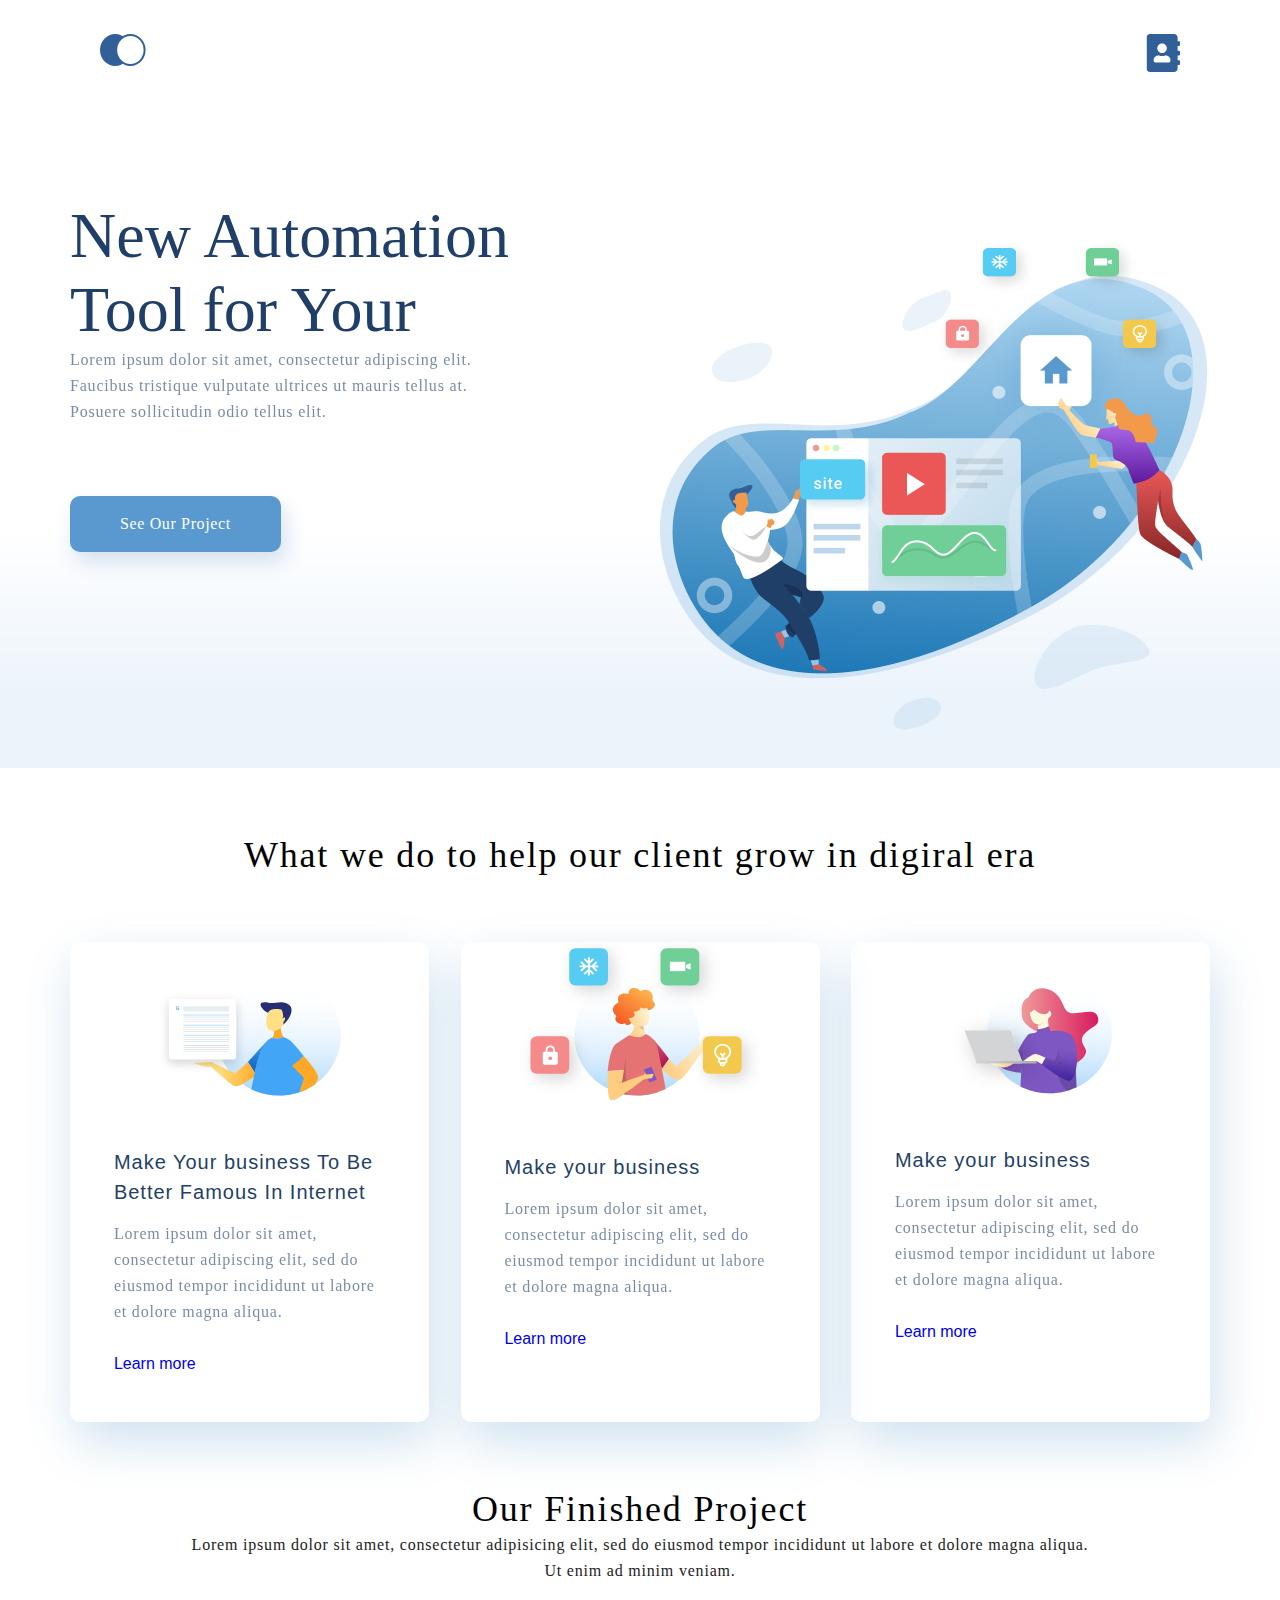
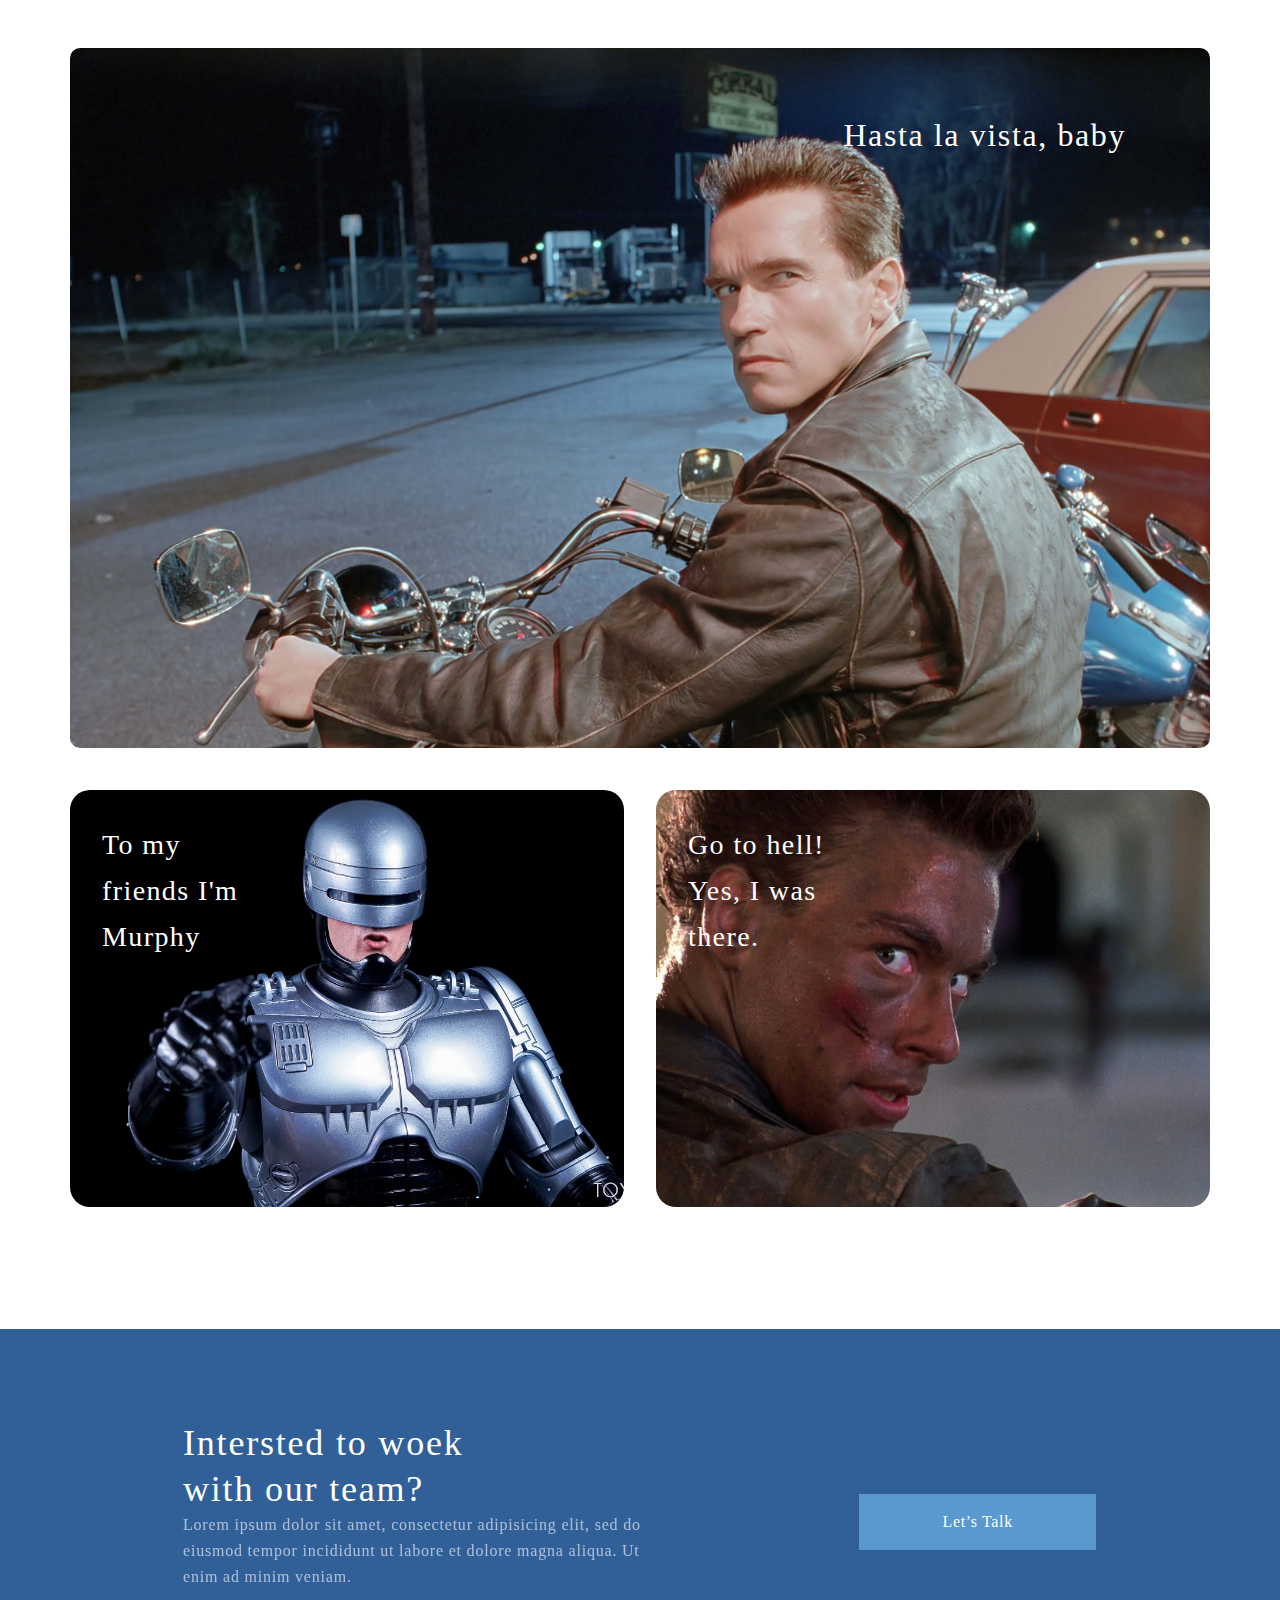
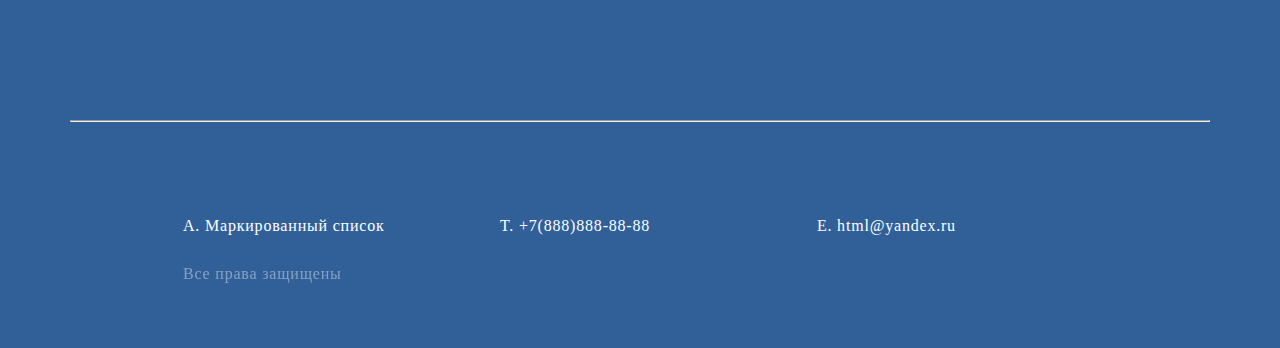
<file: index.html>
<!DOCTYPE html>
<html lang="en">
<head>
    <meta charset="utf-8">
    <meta name="viewport" content="width=device-width, initial-scale=1">
    <meta http-equiv="X-UA-Compatible" content="ie=edge">
    <link rel="stylesheet" type="text/css" href="style.css">
    <title>Главная</title>
</head>
<body>


<!--Header-------------------->

<div class="main-wrap">
    <div class="bolock-header container">
        <ul class="bolock-header__top-menu">
            <li class="bolock-header__top-menu__li">
                <a href="index.html">
                    <svg width="34" height="38" viewBox="0 0 34 38" fill="none" xmlns="http://www.w3.org/2000/svg">
                        <g clip-path="url(#clip0)">
                            <path d="M33.1039 11.875C33.5967 11.875 34 11.4742 34 10.9844V8.01562C34 7.52578 33.5967 7.125 33.1039 7.125H31.6103V3.5625C31.6103 1.5957 30.0047 0 28.0257 0H4.1282C2.14919 0 0.543579 1.5957 0.543579 3.5625V34.4375C0.543579 36.4043 2.14919 38 4.1282 38H28.0257C30.0047 38 31.6103 36.4043 31.6103 34.4375V30.875H33.1039C33.5967 30.875 34 30.4742 34 29.9844V27.0156C34 26.5258 33.5967 26.125 33.1039 26.125H31.6103V21.375H33.1039C33.5967 21.375 34 20.9742 34 20.4844V17.5156C34 17.0258 33.5967 16.625 33.1039 16.625H31.6103V11.875H33.1039ZM16.0769 9.5C18.7131 9.5 20.8564 11.6301 20.8564 14.25C20.8564 16.8699 18.7131 19 16.0769 19C13.4407 19 11.2974 16.8699 11.2974 14.25C11.2974 11.6301 13.4407 9.5 16.0769 9.5ZM24.441 27.075C24.441 27.8617 23.6942 28.5 22.7682 28.5H9.38564C8.45961 28.5 7.71282 27.8617 7.71282 27.075V25.65C7.71282 23.2898 9.96067 21.375 12.7313 21.375H13.1047C14.0232 21.7535 15.0239 21.9688 16.0769 21.9688C17.1299 21.9688 18.1381 21.7535 19.0492 21.375H19.4226C22.1932 21.375 24.441 23.2898 24.441 25.65V27.075Z"
                                  fill="#316099"/>
                        </g>
                        <defs>
                            <clipPath id="clip0">
                                <rect width="33.4564" height="38" fill="white" transform="translate(0.543579)"/>
                            </clipPath>
                        </defs>
                    </svg>

                </a>

            </li>
            <li class="bolock-header__top-menu__li">
                <a href="contacts.html">
                    <svg width="46" height="32" viewBox="0 0 46 32" fill="none" xmlns="http://www.w3.org/2000/svg">
                        <ellipse cx="15.1941" cy="16" rx="15.1941" ry="16" fill="#316099"/>
                        <path d="M44.5824 16C44.5824 24.3336 38.1794 31 30.3882 31C22.5971 31 16.1941 24.3336 16.1941 16C16.1941 7.6664 22.5971 1 30.3882 1C38.1794 1 44.5824 7.6664 44.5824 16Z"
                              fill="white" stroke="#316099" stroke-width="2"/>
                    </svg>
                </a>
            </li>
        </ul>

        <div class="bolock-article">
            <h1 class="bolock-article__h1">
                New Automation
                Tool for Your
            </h1>
            <p class="block-article_p">
                Lorem ipsum dolor sit amet, consectetur adipiscing elit. Faucibus tristique vulputate ultrices ut mauris tellus at. Posuere sollicitudin odio tellus elit.
            </p>
            <a class="bolock-article__button" href="#">See Our Project</a>
        </div>


    </div>
</div>

<!--BlockTop-------------------->
<div class="block-top container">
    <h1 class="block-top__h1">
        What we do to help our
        client grow in digiral era
    </h1>

    <div class="block-card-wrap ">
        <div class="block-card-wrap__block-card">
            <img class="block-card-wrap__block-card__img" src="img/1.svg" alt="1">
            <h2 class="card-h2">Make Your business To Be
                Better Famous In Internet</h2>
            <p class="block-card-wrap__pa">
                Lorem ipsum dolor sit amet, consectetur adipiscing elit, sed do eiusmod tempor incididunt ut labore et dolore magna aliqua.
            </p>
            <a class="crad-href" href="#"></a>
        </div>
        <div class="block-card-wrap__block-card">
            <img  class="block-card-wrap__block-card__img lock-card-wrap__block-card__img_top-img" src="img/Group15.svg"  alt="grup">
                <h2 class="card-h2">Make your business</h2>
            <p class="block-card-wrap__pa">
                Lorem ipsum dolor sit amet, consectetur adipiscing elit, sed do eiusmod tempor incididunt ut labore et dolore magna aliqua.
            </p>
            <a class="crad-href" href="#"></a>
        </div>
        <div class="block-card-wrap__block-card">
            <img class="block-card-wrap__block-card__img" src="img/220.svg" alt="220w">
            <h2 class="card-h2">Make your business</h2>
            <p class="block-card-wrap__pa">
                Lorem ipsum dolor sit amet, consectetur adipiscing elit, sed do eiusmod tempor incididunt ut labore et dolore magna aliqua.
            </p>
            <a class="crad-href" href="#"></a>
        </div>
    </div>
</div>

<!--BlockPrew-------------------->

<div class="block-prew">
    <h1 class="block-prew__h1">
        Our Finished Project
    </h1>
    <p class="block-prew_p">
        Lorem ipsum dolor sit amet, consectetur adipisicing elit, sed do eiusmod tempor incididunt ut labore et dolore magna aliqua.
        <br/>Ut enim ad minim veniam.
    </p>
</div>
<!--BlockBigImg-------------------->
<div class="container">
<div class="bolock-big-img">
    <p class="bolock-big-img__p">Hasta la vista, baby</p>
</div>
</div>
<!--BlockInfoCard-------------------->
<div class="bolock-info-card container">
    <div class="bolock-info-card__left">
        <p class="bolock-info-card__p">To my friends I'm Murphy</p>
    </div>
    <div class="bolock-info-card__right">
        <p class="bolock-info-card__p">
            Go to hell!
            Yes, I was there.</p>
    </div>
</div>
<!--Footer-------------------->
<div class="block-footer">
<div class=" container">
        <div class="block-footer__header">
            <div class="block-footer__left">
                <h4 class="block-footer__header__h4">Intersted to woek
                    with our team?</h4>
                <p class="paragraph">
                    Lorem ipsum dolor sit amet, consectetur adipisicing elit, sed do eiusmod tempor incididunt ut labore et dolore magna aliqua. Ut enim ad minim veniam.
                </p>
            </div>

            <button class="block-footer__bootm">Let’s Talk</button>

        </div>


        <hr>

        <div class="block-footer__footer">
            <ul class="block-contact">
                <li>A. Маркированный список</li>
                <li>T. +7(888)888-88-88</li>
                <li>E. html@yandex.ru</li>
            </ul>
            <p class="paragraph_footer">Все права защищены</p>
        </div>
</div>
</div>
</body>
</html>
</file>
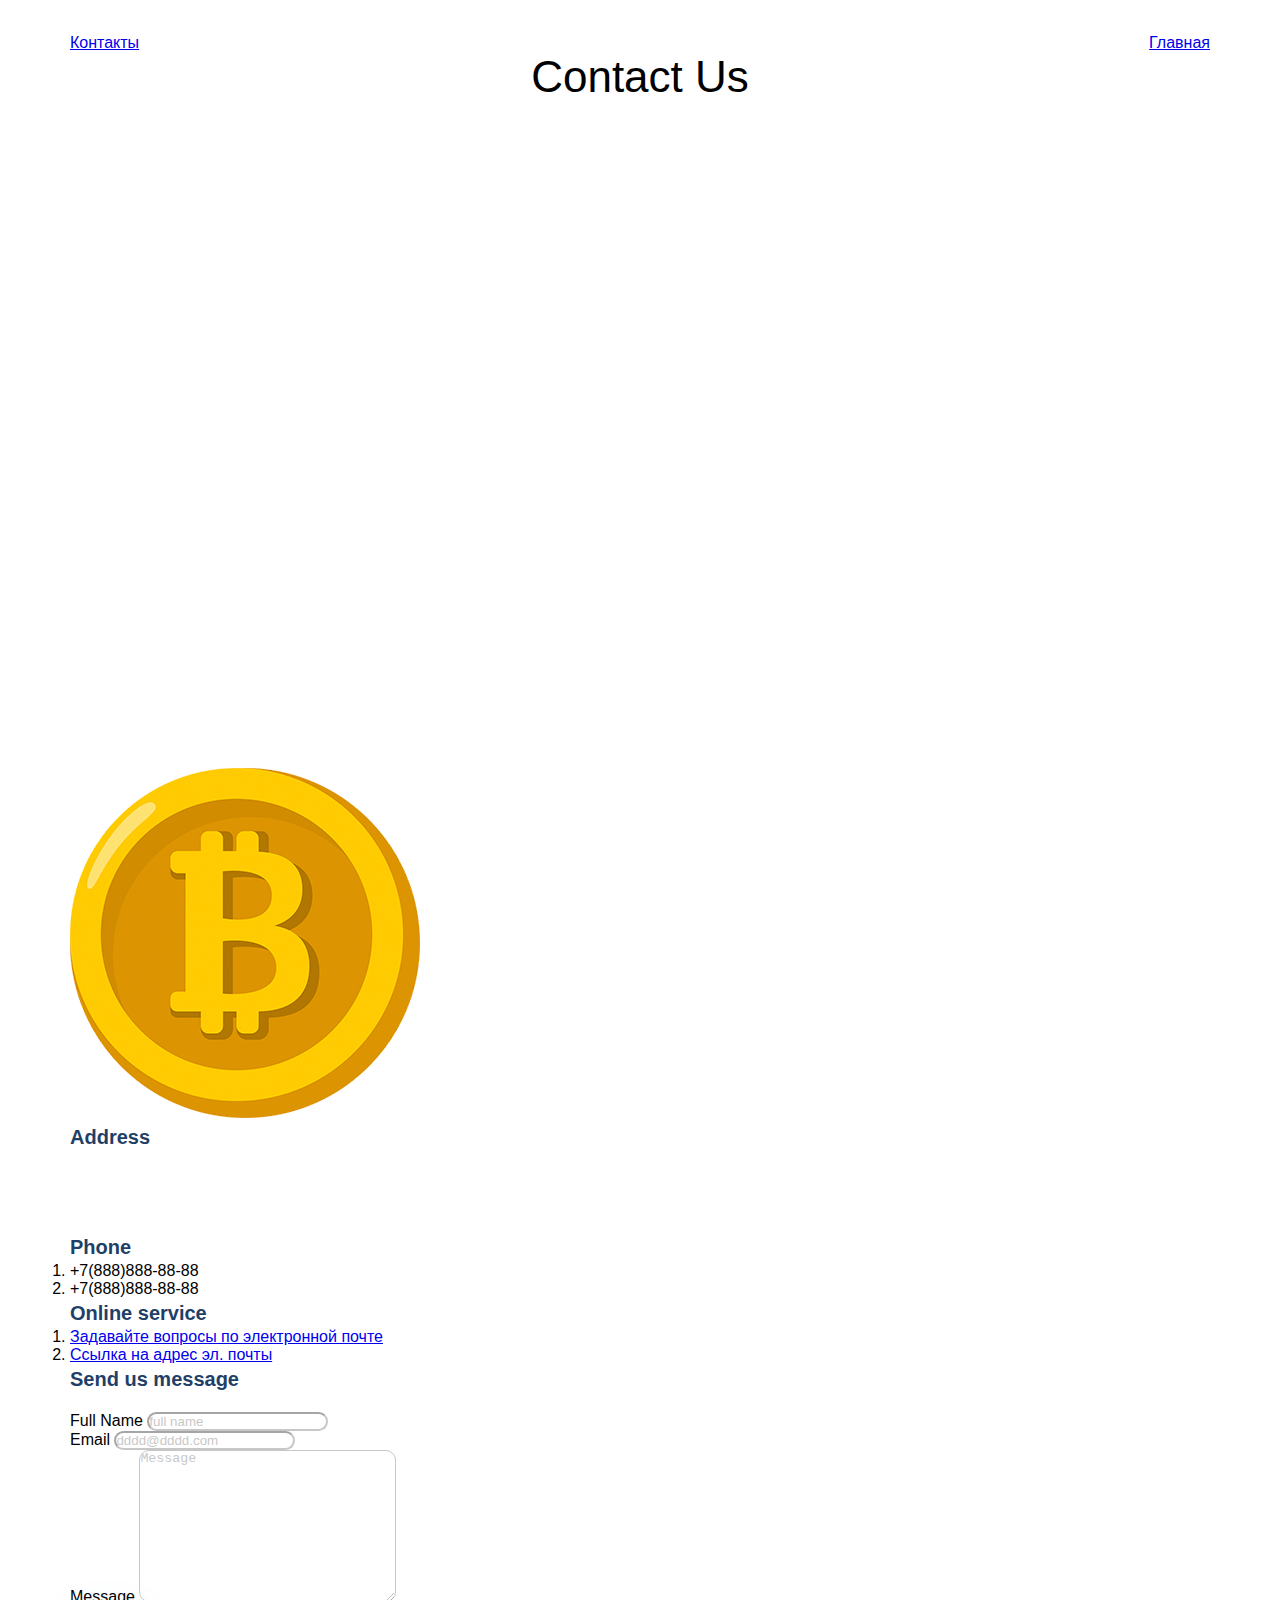
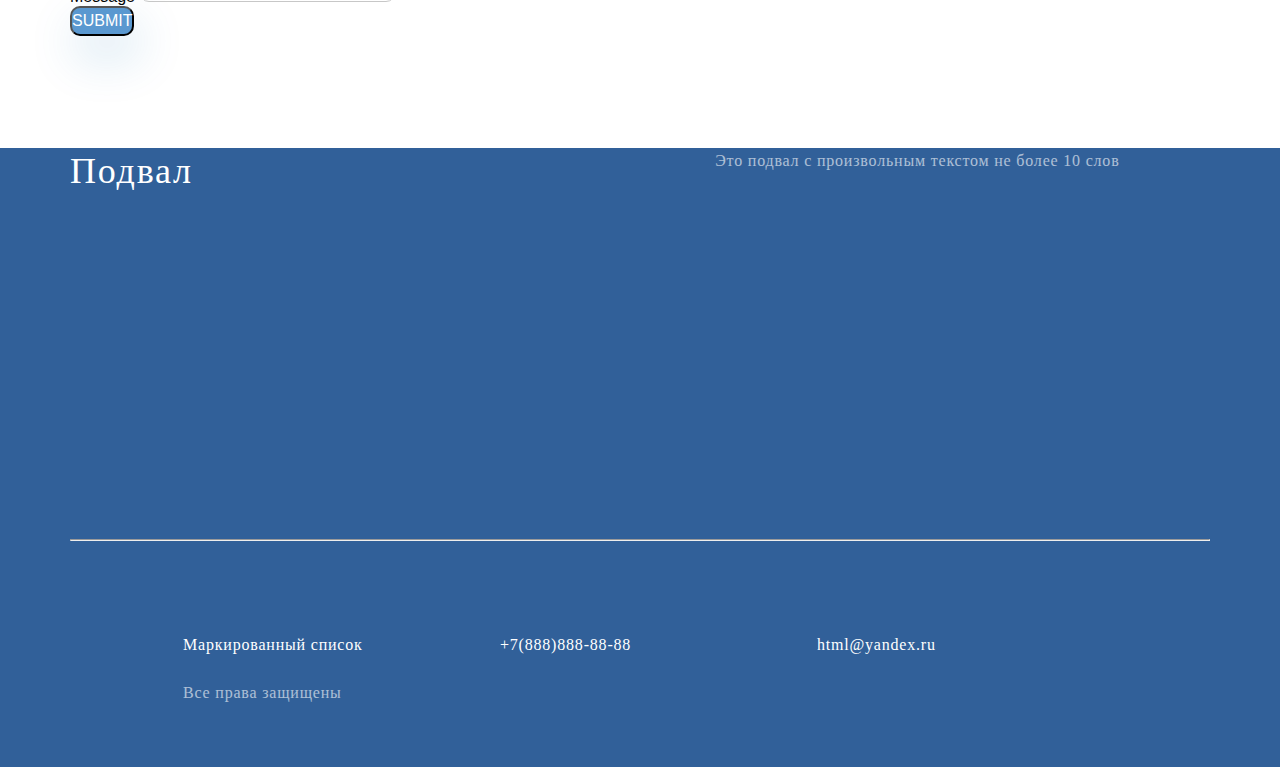
<file: contacts.html>
<!DOCTYPE html>
<html lang="en">
<head>
  <meta charset="utf-8">
  <meta name="viewport" content="width=device-width, initial-scale=1">
  <meta http-equiv="X-UA-Compatible" content="ie=edge">
  <link rel="stylesheet" type="text/css" href="style.css">
  <title>Контакты</title>
</head>
<body>
<!--Header-------------------->
<div class="bolock-header container">
  <ul class="bolock-header__top-menu">
    <li><a href="index.html">Главная</a></li>
    <li><a href="contacts.html">Контакты</a></li>
  </ul>
  <h2 class="h2css">Contact Us</h2>
</div>


<!--Fomr and contact-------------------->
<div class="bolck-form-contact container">
  <!--contact-------------------->
  <div class="bolck-form-contact__left">
      <img src="img/bitcoin.png" alt="btc">
      <h4 class="h4css">Address</h4>
      <p class="paragraph">Как дела</p>
      <h4 class="h4css">Phone</h4>
      <ol>
        <li>+7(888)888-88-88</li>
        <li>+7(888)888-88-88</li>
      </ol>
      <h4 class="h4css">Online service</h4>
      <ol>
        <li>
          <a href="mailto:html@html.ru">Задавайте вопросы по электронной почте</a>
        </li>
        <li>
          <a href="http://htmlbook.ru/content/ssylka-na-adres-el-pochty" target="_blank">Ссылка на адрес эл. почты</a>
        </li>
      </ol>
  </div>
  <!--form-------------------->
  <div class="bolck-form-contact__right">
      <form action="#">
          <h4 class="h4css">Send us message</h4><br>
          Full Name <input class="formacss" type="text" placeholder="full name"><br>
          Email <input class="formacss" type="email" placeholder="dddd@dddd.com"><br>
          Message <textarea class="formacss" cols="30" rows="10" placeholder="Message"></textarea><br>
          <button class="sendcss">Submit</button>
      </form>
  </div>
</div>

<!--Google card-------------------->
<div class="block-google-card container">
  <script type="text/javascript" charset="utf-8" async src="https://api-maps.yandex.ru/services/constructor/1.0/js/?um=constructor%3A5669e5a5728632182b4b054d426440e6b7d47ad9f6458e3eec5026213f7fac9d&amp;width=1140&amp;height=400&amp;lang=ru_RU&amp;scroll=true"></script>
</div>

<!--Footer-------------------->
<div class="block-footer">
    <div class="container">
        <div class="block-footer__header">
            <h4 class="block-footer__header__h4">Подвал</h4>
            <p class="paragraph">Это подвал с произвольным текстом не более 10 слов</p>
        </div>
        <hr>
        <div class="block-footer__footer">
            <ul class="block-contact">
                <li>Маркированный список</li>
                <li>+7(888)888-88-88</li>
                <li>html@yandex.ru</li>
            </ul>
            <p class="paragraph">Все права защищены</p>
        </div>
    </div>
</div>

</body>
</html>
</file>
<file: style.css>
* {
    margin: 0;
    padding: 0;
}

.container {
    width: 1140px;
    margin: 0 auto;
}

body {
    font-family: sans-serif;
}

.paragraph {
    font-size: 16px;
    line-height: 26px;
    color: #1F3F68;
}


.h2css {
    font-weight: 500;
    font-size: 44px;
    text-align: center;
}


.h4css {
    font-size: 20px;
    line-height: 30px;
    color: #1F3F68;
}

.formacss {
    box-sizing: border-box;
    border-radius: 10px;
    opacity: 0.4;
}

.sendcss {
    background: #5A98D0;
    box-shadow: 5px 20px 50px rgba(16, 112, 177, 0.2);
    border-radius: 10px;
    font-weight: 500;
    font-size: 16px;
    line-height: 26px;
    text-align: center;
    color: #FFFFFF;
    text-transform: uppercase;
}

/*-----------Header-------*/

.main-wrap {
    background: linear-gradient(0deg, #EBF3FB 8.84%, rgba(152, 195, 232, 0) 31.12%);
    margin: 0 auto;
}

.bolock-header {
    box-sizing: border-box;
    height: 768px;
    display: flex;
    flex-direction: column;
}

.bolock-header__top-menu {
    display: flex;
    list-style: none;
    justify-content: space-between;
    flex-direction: row-reverse;
    margin: 34px 0 0;
}

.bolock-header__top-menu__li {
    height: 50px;
    line-height: 50px;
}

.bolock-header__top-menu__li:first-child {
    margin-right: 30px;
}

.bolock-header__top-menu__li:last-child {
    margin-left: 30px;
}

.bolock-article {
    margin: 115px 0 0 0;
    flex-grow: 1;
    background-image: url("img/t.png");
    background-repeat: no-repeat;
    background-position: right center;
}

.bolock-article__h1 {
    font-family: Roboto;
    font-style: normal;
    font-weight: 300;
    font-size: 64px;
    line-height: 74px;
    width: 504px;
    color: #1F3F68;
}

.block-article_p {
    width: 425px;
    font-family: Roboto;
    font-style: normal;
    font-weight: normal;
    font-size: 16px;
    line-height: 26px;
    letter-spacing: 0.05em;
    color: #1F3F68;
    opacity: 0.6;
}

.bolock-article__button {
    font-family: Roboto;
    font-style: normal;
    font-weight: normal;
    font-size: 16px;
    line-height: 26px;
    text-align: center;
    letter-spacing: 0.04em;
    color: #FFFFFF;
    background: #5A98D0;
    box-shadow: 5px 10px 20px rgba(53, 110, 173, 0.2);
    border-radius: 10px;
    padding: 15px 50px;
    text-decoration: none;
    margin: 71px 0 0 0;
    display: inline-block;
}

/*-----------BlockTop-------*/
/*.block-top {*/
/*    margin-top:64px;*/
/*}*/


.block-top__h1 {
    font-family: Roboto;
    font-style: normal;
    font-weight: 300;
    font-size: 36px;
    line-height: 46px;
    text-align: center;
    letter-spacing: 0.05em;
    color: #000000;
    margin: 64px 0;
}

.card-h2 {
    ont-family: Roboto;
    font-style: normal;
    font-weight: normal;
    font-size: 20px;
    line-height: 30px;
    letter-spacing: 0.05em;
    color: #1F3F68;
    margin-top: 51px;
    margin-bottom: 14px;
}

.block-card-wrap__pa {
    font-family: Roboto;
    font-style: normal;
    font-weight: normal;
    font-size: 16px;
    line-height: 26px;
    letter-spacing: 0.05em;
    color: #1F3F68;
    opacity: 0.6;
}

.block-card-wrap {
    display: flex;
    justify-content: space-between;
}

.block-card-wrap__block-card {
    width: 359px;
    height: 480px;
    background: #FFFFFF;
    box-shadow: 5px 20px 50px rgba(16, 112, 177, 0.2);
    border-radius: 10px;
    padding: 32px 43.9px;
    box-sizing: border-box;
}

.block-card-wrap__block-card:nth-child(2) {
    position: relative;
}

.block-card-wrap__block-card:nth-child(2)::before {
    content: url("img/Group 4.svg");
    position: absolute;
    top: -4px;
    right: 58px;

}

.block-card-wrap__block-card__img {
    display: block;
    margin: 0 auto;
}


.crad-href:after {
    content: "Learn more";
    margin-top: 30px;
    display: inline-block;
}

.block-body__block-card:hover {

}

/*-----------BlockPrew-------*/
.block-prew {
    text-align: center;
    margin-top: 63.7px;
}

.block-prew__h1 {
    font-family: Roboto;
    font-style: normal;
    font-weight: 300;
    font-size: 36px;
    line-height: 46px;
    text-align: center;
    letter-spacing: 0.05em;
    color: #000000;

}
.block-prew_p{
    font-family: Roboto;
    font-style: normal;
    font-weight: normal;
    font-size: 16px;
    line-height: 26px;
    text-align: center;
    letter-spacing: 0.05em;
    color: #222222;
}
/*-----------BlockBigImg-------*/
.bolock-big-img {
    background: url(img/ter.jpg) no-repeat;
    height: 700px;
    background-size: cover;
    margin-top: 10px;
    border-radius: 10px;

}

.bolock-big-img__p {
    color: #ffffff;
    text-align: right;
    font-size: 20px;
    margin-right: 20px;
}
/*-----------BlockBigImg-------*/
.bolock-big-img{
    margin-top: 64px;
    position: relative;
}
.bolock-big-img__p{
    font-family: Roboto;
    font-style: normal;
    font-weight: normal;
    font-size: 32px;
    line-height: 46px;
    text-align: right;
    letter-spacing: 0.05em;
    color: #FFFFFF;
    position: absolute;
    right: 64px;
    top: 64px;
}
/*-----------BlockInfoCard-------*/
.bolock-info-card {
    margin-top: 32px;
    padding: 10px;
    display: flex;
    justify-content: space-between;
}

.bolock-info-card__left, .bolock-info-card__right {
    width: 40%;
    height: 400px;
    border-radius: 20px
}

.bolock-info-card__left {
    width: 554px;
    height: 417px;
    background-image: url("img/robo-left.jpg");
    background-size: cover;
}

.bolock-info-card__right {
    width: 554px;
    height: 417px;
    background-image: url("img/Cyborg-003.jpg");
    background-size: cover;
}

.bolock-info-card__p{
    font-family: Roboto;
    font-style: normal;
    font-weight: normal;
    font-size: 28px;
    line-height: 46px;
    letter-spacing: 0.05em;
    color: #ffffff;
    margin:32px 0 0 32px;
    width: 162px;
}
/*-----------Footer-------*/
.block-footer{
    margin-top: 112px;
    background: #316099;
}
.block-footer__header{
    display: flex;
    height: 391px;
    justify-content: space-between;
}
.block-footer__left{
    padding: 91px 0 0 113px;
    box-sizing: border-box;

}

.block-footer__bootm{
    width: 236.63px;
    height: 56px;
    background: #5A98D0;
    border: none;
    font-family: Roboto;
    font-style: normal;
    font-weight: normal;
    font-size: 16px;
    line-height: 26px;
    text-align: center;
    letter-spacing: 0.04em;
    color: #FFFFFF;
    cursor: pointer;
    margin-top:165px;
    margin-right: 114px;
}
.block-footer__header__h4 {
    width: 340.96px;
    height: 92px;
    font-family: Roboto;
    font-style: normal;
    font-weight: normal;
    font-size: 36px;
    line-height: 46px;
    letter-spacing: 0.05em;
    color: #FFFFFF;

}

.paragraph {
    width: 494.77px;
    height: 80px;
    font-family: Roboto;
    font-style: normal;
    font-weight: normal;
    font-size: 16px;
    line-height: 26px;
    letter-spacing: 0.05em;
    color: #FFFFFF;
    opacity: 0.6;
}







/*------------Page-contact-----------------*/
.block-footer__footer {
    height: 226px;
    padding: 91px 0 0 113px;
    box-sizing: border-box;

}
.block-contact {
    display: flex;
    list-style: none;
}

.block-contact > li{
    font-family: Roboto;
    font-style: normal;
    font-weight: normal;
    font-size: 16px;
    line-height: 26px;
    letter-spacing: 0.05em;
    color: #FFFFFF;
    width: 316.98px;
    height: 48px;
}
.paragraph_footer{
    font-family: Roboto;
    font-style: normal;
    font-weight: normal;
    font-size: 16px;
    line-height: 26px;
    letter-spacing: 0.05em;
    color: #FFFFFF;
    opacity: 0.4;
}

/* media query*/
@media (max-width: 768px) {

  .container{
    width: 768px;
    padding: 0 36px 0 36px;
    box-sizing: border-box;
  }
  /*-----------Header-------*/
  .bolock-header{

  }
  .main-wrap{

  }
  .bolock-header__top-menu {
    margin-top: 32px;
  }
  .bolock-header__top-menu__li:first-child {
    margin-right: 0;
  }

  .bolock-header__top-menu__li:last-child {
    margin-left: 0;
  }
  .bolock-article{
    margin-top:120px;
  }
  .block-article_p{
    margin-top: 32px;
  }
  .bolock-article{
    background-size: 393px;
    background-position: right top 122px;
  }
/*--BlockTop--------------------*/
  .block-card-wrap{
    flex-direction: column;
  }
  .block-card-wrap__block-card{
    margin: 0 auto 32px auto;
  }
  .block-card-wrap__block-card:last-child{
    margin: 0 auto;
  }
  /*!--BlockBigImg--------------------*/
  .bolock-big-img{
    height: 296.68px;
  }
  /*--BlockInfoCard--------------------*/
  .bolock-info-card__left,.bolock-info-card__right{
    width: 336px;
    height: 253px;
  }
  /*--Footer--------------------*/
  .paragraph{
    width: 336px;
  }
  .block-footer__bootm{
    width: 133.04px;
    height: 31.48px;
    margin-top: 191px;
  }
  .block-contact{
    flex-direction: column;
  }

  .block-footer__footer{
    height: 332px;
  }
}

@media (max-width: 375px) {
  .container{
    width: 375px;
    padding: 0 17px 0 17px;
    box-sizing: border-box;
  }

  /*-----------Header-------*/
  .bolock-header{
    height: 376px;
  }

  .bolock-article{
    background:none;
    margin-top: 33px;
  }
  .bolock-article__h1{
    font-weight: 300;
    font-size: 32px;
    line-height: 37px;
    width: 343px;
    text-align: center;
  }

  .block-article_p{
    width: 343px;
    font-size: 16px;
    line-height: 26px;
    text-align: center;
    letter-spacing: 0.05em;
    margin-top: 12px;
  }

  .bolock-article__button{
    width: 108px;
    height: 27px;
    font-size: 12px;
    line-height: 26px;
    text-align: center;
    padding: 0;
    margin: 32px auto auto auto;
    display:block;
  }

  .block-top__h1{
    font-family: Roboto;
    font-style: normal;
    font-weight: 300;
    font-size: 24px;
    line-height: 28px;
    text-align: center;
  }
  /*--BlockTop--------------------*/
  .block-card-wrap__block-card{
    width: 334px;
  }
  .block-card-wrap__block-card:nth-child(2)::before{
    top: -5px;
    right: 45px;
  }

  .bolock-big-img{
    height: 144.42px;
  }

  .bolock-big-img__p{
    font-family: Roboto;
    font-style: normal;
    font-weight: normal;
    font-size: 16px;
    line-height: 19px;
    text-align: right;
    color: #FFFFFF;
    right: 16px;
    top: 16px;
  }

  .bolock-info-card{
    flex-direction: column;
    margin-top: 16px;
  }
  .bolock-info-card__left,.bolock-info-card__right{
    width: 343px;
  }
  .bolock-info-card__left{
    margin-bottom: 16px;
  }
  .bolock-info-card__p{
    font-size: 16px;
    line-height: 19px
  }

  /*--Footer--------------------*/
  /*.paragraph{*/
  /*  width: 336px;*/
  /*}*/
  /*.block-footer__bootm{*/
  /*  width: 133.04px;*/
  /*  height: 31.48px;*/
  /*  margin-top: 191px;*/
  /*}*/
  .block-footer__header{
    flex-direction: column;
    justify-content: end;
  }
  .block-footer__left{
    margin: 18px 0 40px auto;
    padding: 0;

  }
  .block-footer__header__h4{
    margin-bottom:40px;
  }
  .block-contact{
    flex-direction: column;
  }

  .block-footer__footer{
    height: 332px;
  }
  .block-footer__bootm{
    margin:0 auto;
  }

  .block-footer__footer{
    padding: 32px 0 0 56px;
  }
  .block-footer__header__h4{
    font-size: 24px;
    line-height: 28px;
    text-align: center;
    height: 51px;
  }
  .paragraph{
    font-family: Roboto;
    font-style: normal;
    font-weight: normal;
    font-size: 16px;
    line-height: 26px;
    height: 97px;
    text-align: center;
    letter-spacing: 0.05em;
  }
  .block-contact > li{
    width: 304px;
  }

}
</file>
